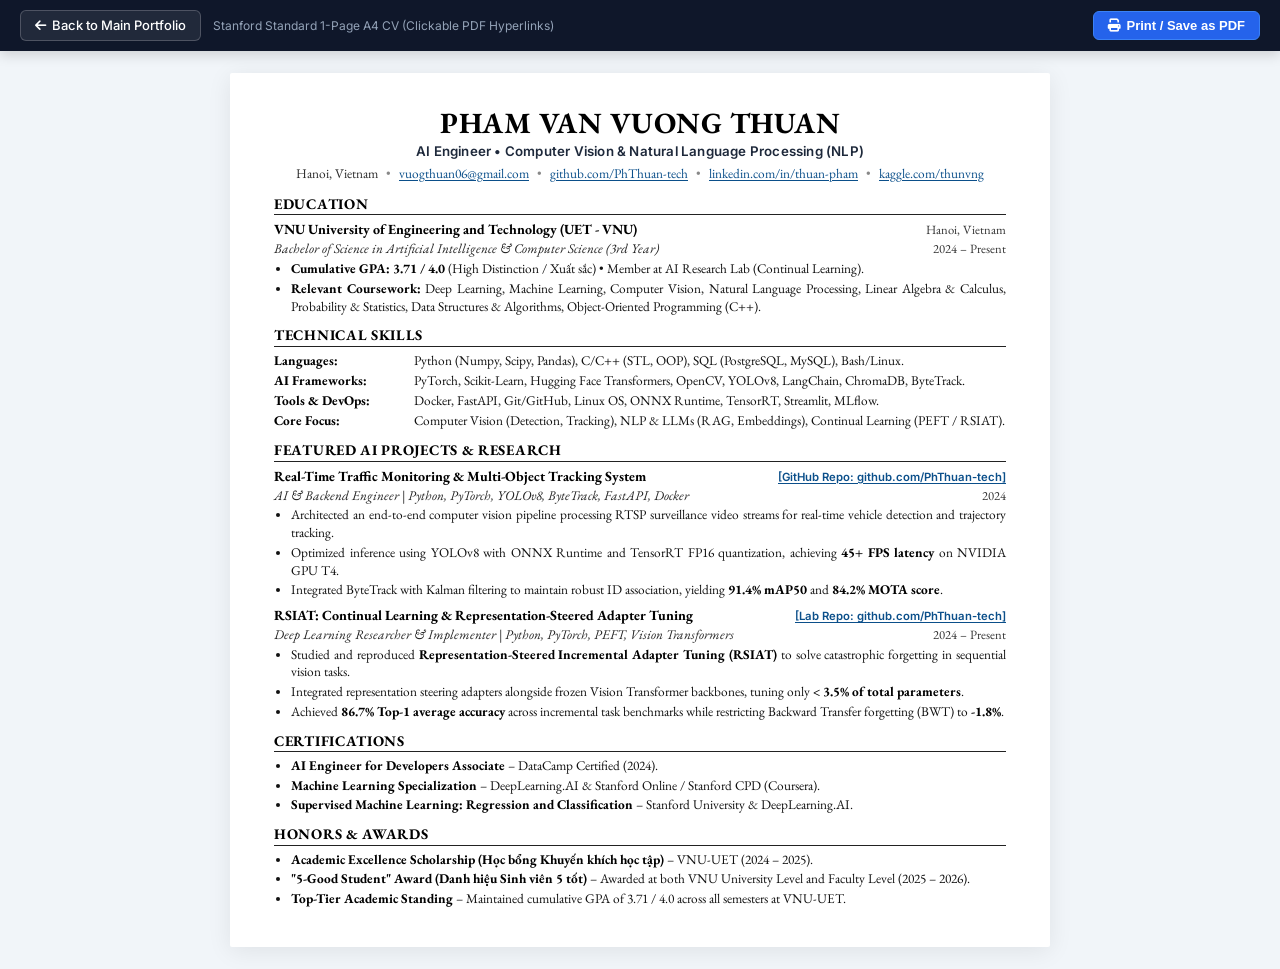
<file: cv.html>
<!DOCTYPE html>
<html lang="en">
<head>
    <meta charset="UTF-8">
    <meta name="viewport" content="width=device-width, initial-scale=1.0">
    <title>Resume / CV - Pham Van Vuong Thuan | Stanford Format (Clickable Links)</title>
    
    <!-- Google Fonts: Times New Roman / EB Garamond / Inter standard -->
    <link rel="preconnect" href="https://fonts.googleapis.com">
    <link rel="preconnect" href="https://fonts.gstatic.com" crossorigin>
    <link href="https://fonts.googleapis.com/css2?family=EB+Garamond:ital,wght@0,400;0,600;0,700;1,400&family=Inter:wght@400;500;600;700&display=swap" rel="stylesheet">
    
    <!-- Font Awesome Icons -->
    <link rel="stylesheet" href="https://cdnjs.cloudflare.com/ajax/libs/font-awesome/6.5.1/css/all.min.css">

    <style>
        /* ==========================================================================
           STANFORD UNIVERSITY RESUME STANDARD (CLICKABLE PDF LINKS)
           Designed for 1-Page A4 with 100% functional clickable links in PDF
           ========================================================================== */
        
        :root {
            --text-color: #111111;
            --text-muted: #2b2b2b;
            --link-color: #0b4f8a;
            --border-color: #222222;
            --bg-page: #ffffff;
            --bg-body: #f1f5f9;
        }

        * {
            margin: 0;
            padding: 0;
            box-sizing: border-box;
        }

        body {
            font-family: 'EB Garamond', 'Times New Roman', Times, serif;
            color: var(--text-color);
            background-color: var(--bg-body);
            line-height: 1.33;
            font-size: 10.5pt;
            -webkit-font-smoothing: antialiased;
        }

        /* Top Action Bar (hidden when printing) */
        .action-bar {
            position: sticky;
            top: 0;
            z-index: 100;
            background: #0f172a;
            color: #ffffff;
            padding: 10px 20px;
            display: flex;
            align-items: center;
            justify-content: space-between;
            box-shadow: 0 4px 12px rgba(0,0,0,0.15);
            font-family: 'Inter', sans-serif;
            font-size: 13px;
        }

        .action-bar a, .action-bar button {
            color: #ffffff;
            text-decoration: none;
            display: inline-flex;
            align-items: center;
            gap: 6px;
            padding: 6px 14px;
            border-radius: 6px;
            border: 1px solid rgba(255,255,255,0.2);
            background: rgba(255,255,255,0.08);
            font-size: 13px;
            font-weight: 500;
            cursor: pointer;
            transition: all 0.2s ease;
        }

        .action-bar a:hover, .action-bar button:hover {
            background: rgba(255,255,255,0.2);
            border-color: rgba(255,255,255,0.4);
        }

        .btn-print {
            background: #2563eb !important;
            border-color: #3b82f6 !important;
            font-weight: 600 !important;
        }

        .btn-print:hover {
            background: #1d4ed8 !important;
        }

        /* Resume A4 Container */
        .cv-container {
            max-width: 820px;
            margin: 22px auto;
            background-color: var(--bg-page);
            padding: 34px 44px;
            box-shadow: 0 4px 25px rgba(0,0,0,0.08);
            border-radius: 2px;
        }

        /* Header / Contact */
        .cv-header {
            text-align: center;
            margin-bottom: 11px;
        }

        .cv-header h1 {
            font-size: 22pt;
            font-weight: 700;
            letter-spacing: 0.5px;
            text-transform: uppercase;
            line-height: 1.1;
            margin-bottom: 3px;
            color: #000000;
        }

        .cv-header .subtitle {
            font-family: 'Inter', sans-serif;
            font-size: 10pt;
            font-weight: 600;
            color: #1e293b;
            margin-bottom: 5px;
            letter-spacing: 0.2px;
        }

        .cv-header .contact-row {
            font-family: 'EB Garamond', serif;
            font-size: 10pt;
            color: var(--text-muted);
            display: flex;
            flex-wrap: wrap;
            justify-content: center;
            align-items: center;
            gap: 4px 8px;
        }

        .cv-header .contact-row a {
            color: var(--link-color);
            text-decoration: underline;
            text-underline-offset: 2px;
        }

        .cv-header .contact-row a:hover {
            color: #073763;
        }

        .separator {
            color: #888888;
        }

        /* Section Formatting */
        .cv-section {
            margin-bottom: 10px;
        }

        .section-title {
            font-size: 11pt;
            font-weight: 700;
            text-transform: uppercase;
            letter-spacing: 0.7px;
            border-bottom: 1.2px solid var(--border-color);
            padding-bottom: 1px;
            margin-bottom: 5px;
            color: #000000;
        }

        /* Item Header */
        .item-header {
            display: flex;
            justify-content: space-between;
            align-items: baseline;
            margin-bottom: 1px;
        }

        .item-title {
            font-size: 10.5pt;
            font-weight: 700;
            color: #000000;
        }

        .item-subtitle {
            font-size: 10pt;
            font-style: italic;
            color: #222222;
        }

        .item-date, .item-location {
            font-size: 9.5pt;
            font-style: normal;
            color: #333333;
            text-align: right;
            white-space: nowrap;
        }

        /* Clickable Link Styling for PDF & Screen */
        .project-link {
            font-family: 'Inter', sans-serif;
            font-size: 8.5pt;
            font-weight: 600;
            color: var(--link-color);
            text-decoration: underline;
            text-underline-offset: 2px;
            margin-left: 4px;
        }

        .project-link:hover {
            color: #073763;
        }

        /* Bullet Points */
        ul.bullet-list {
            margin-top: 2px;
            margin-bottom: 5px;
            padding-left: 17px;
        }

        ul.bullet-list li {
            font-size: 10pt;
            margin-bottom: 2px;
            text-align: justify;
        }

        ul.bullet-list li strong {
            color: #000000;
        }

        /* Skills table */
        .skills-grid {
            display: grid;
            grid-template-columns: 140px 1fr;
            row-gap: 2.5px;
            font-size: 10pt;
        }

        .skill-category {
            font-weight: 700;
            color: #000000;
        }

        .skill-content {
            color: var(--text-color);
        }

        /* Print Optimization (1-Page A4 with Clickable Links) */
        @media print {
            body {
                background: #ffffff;
                font-size: 10pt;
            }

            .action-bar {
                display: none !important;
            }

            .cv-container {
                max-width: 100%;
                margin: 0;
                padding: 0;
                box-shadow: none;
                border-radius: 0;
            }

            @page {
                size: A4 portrait;
                margin: 11mm 13mm 11mm 13mm;
            }

            /* Retain professional clickable link styling in PDF */
            a {
                color: #0b4f8a !important;
                text-decoration: underline !important;
                text-underline-offset: 2px !important;
            }

            .section-title {
                border-bottom: 1.2px solid #000000;
            }
        }
    </style>
</head>
<body>

    <!-- ACTION / NAVIGATION BAR (Screen Only) -->
    <div class="action-bar">
        <div style="display: flex; align-items: center; gap: 12px;">
            <a href="index.html" title="Back to Interactive Portfolio">
                <i class="fa-solid fa-arrow-left"></i> Back to Main Portfolio
            </a>
            <span style="color: #94a3b8; font-size: 12px;">Stanford Standard 1-Page A4 CV (Clickable PDF Hyperlinks)</span>
        </div>
        <div style="display: flex; align-items: center; gap: 10px;">
            <button onclick="window.print()" class="btn-print">
                <i class="fa-solid fa-print"></i> Print / Save as PDF
            </button>
        </div>
    </div>

    <!-- MAIN RESUME CONTAINER -->
    <div class="cv-container">
        
        <!-- HEADER -->
        <header class="cv-header">
            <h1>Pham Van Vuong Thuan</h1>
            <div class="subtitle">AI Engineer • Computer Vision & Natural Language Processing (NLP)</div>
            <div class="contact-row">
                <span>Hanoi, Vietnam</span>
                <span class="separator">•</span>
                <a href="mailto:vuogthuan06@gmail.com">vuogthuan06@gmail.com</a>
                <span class="separator">•</span>
                <a href="https://github.com/PhThuan-tech" target="_blank">github.com/PhThuan-tech</a>
                <span class="separator">•</span>
                <a href="https://linkedin.com/in/thu%E1%BA%ADn-ph%E1%BA%A1m-6b7861423" target="_blank">linkedin.com/in/thuan-pham</a>
                <span class="separator">•</span>
                <a href="https://kaggle.com/thunvng" target="_blank">kaggle.com/thunvng</a>
            </div>
        </header>

        <!-- 1. EDUCATION -->
        <section class="cv-section">
            <h2 class="section-title">Education</h2>
            <div>
                <div class="item-header">
                    <span class="item-title">VNU University of Engineering and Technology (UET - VNU)</span>
                    <span class="item-location">Hanoi, Vietnam</span>
                </div>
                <div class="item-header">
                    <span class="item-subtitle">Bachelor of Science in Artificial Intelligence & Computer Science (3rd Year)</span>
                    <span class="item-date">2024 – Present</span>
                </div>
                <ul class="bullet-list">
                    <li><strong>Cumulative GPA:</strong> <strong>3.71 / 4.0</strong> (High Distinction / Xuất sắc) • Member at AI Research Lab (Continual Learning).</li>
                    <li><strong>Relevant Coursework:</strong> Deep Learning, Machine Learning, Computer Vision, Natural Language Processing, Linear Algebra & Calculus, Probability & Statistics, Data Structures & Algorithms, Object-Oriented Programming (C++).</li>
                </ul>
            </div>
        </section>

        <!-- 2. TECHNICAL SKILLS -->
        <section class="cv-section">
            <h2 class="section-title">Technical Skills</h2>
            <div class="skills-grid">
                <div class="skill-category">Languages:</div>
                <div class="skill-content">Python (Numpy, Scipy, Pandas), C/C++ (STL, OOP), SQL (PostgreSQL, MySQL), Bash/Linux.</div>

                <div class="skill-category">AI Frameworks:</div>
                <div class="skill-content">PyTorch, Scikit-Learn, Hugging Face Transformers, OpenCV, YOLOv8, LangChain, ChromaDB, ByteTrack.</div>

                <div class="skill-category">Tools & DevOps:</div>
                <div class="skill-content">Docker, FastAPI, Git/GitHub, Linux OS, ONNX Runtime, TensorRT, Streamlit, MLflow.</div>

                <div class="skill-category">Core Focus:</div>
                <div class="skill-content">Computer Vision (Detection, Tracking), NLP & LLMs (RAG, Embeddings), Continual Learning (PEFT / RSIAT).</div>
            </div>
        </section>

        <!-- 3. FEATURED AI PROJECTS & RESEARCH -->
        <section class="cv-section">
            <h2 class="section-title">Featured AI Projects & Research</h2>

            <!-- Project 1: Real-Time Traffic Monitoring -->
            <div style="margin-bottom: 7px;">
                <div class="item-header">
                    <span class="item-title">Real-Time Traffic Monitoring & Multi-Object Tracking System</span>
                    <span class="item-location">
                        <a href="https://github.com/PhThuan-tech?tab=repositories" target="_blank" class="project-link">[GitHub Repo: github.com/PhThuan-tech]</a>
                    </span>
                </div>
                <div class="item-header">
                    <span class="item-subtitle">AI & Backend Engineer | Python, PyTorch, YOLOv8, ByteTrack, FastAPI, Docker</span>
                    <span class="item-date">2024</span>
                </div>
                <ul class="bullet-list">
                    <li>Architected an end-to-end computer vision pipeline processing RTSP surveillance video streams for real-time vehicle detection and trajectory tracking.</li>
                    <li>Optimized inference using YOLOv8 with ONNX Runtime and TensorRT FP16 quantization, achieving <strong>45+ FPS latency</strong> on NVIDIA GPU T4.</li>
                    <li>Integrated ByteTrack with Kalman filtering to maintain robust ID association, yielding <strong>91.4% mAP50</strong> and <strong>84.2% MOTA score</strong>.</li>
                </ul>
            </div>

            <!-- Project 2: RSIAT Continual Learning -->
            <div style="margin-bottom: 2px;">
                <div class="item-header">
                    <span class="item-title">RSIAT: Continual Learning & Representation-Steered Adapter Tuning</span>
                    <span class="item-location">
                        <a href="https://github.com/PhThuan-tech?tab=repositories" target="_blank" class="project-link">[Lab Repo: github.com/PhThuan-tech]</a>
                    </span>
                </div>
                <div class="item-header">
                    <span class="item-subtitle">Deep Learning Researcher & Implementer | Python, PyTorch, PEFT, Vision Transformers</span>
                    <span class="item-date">2024 – Present</span>
                </div>
                <ul class="bullet-list">
                    <li>Studied and reproduced <strong>Representation-Steered Incremental Adapter Tuning (RSIAT)</strong> to solve catastrophic forgetting in sequential vision tasks.</li>
                    <li>Integrated representation steering adapters alongside frozen Vision Transformer backbones, tuning only <strong>&lt; 3.5% of total parameters</strong>.</li>
                    <li>Achieved <strong>86.7% Top-1 average accuracy</strong> across incremental task benchmarks while restricting Backward Transfer forgetting (BWT) to <strong>-1.8%</strong>.</li>
                </ul>
            </div>
        </section>

        <!-- 4. VERIFIED CERTIFICATIONS -->
        <section class="cv-section">
            <h2 class="section-title">Certifications</h2>
            <ul class="bullet-list">
                <li>
                    <strong>AI Engineer for Developers Associate</strong> – DataCamp Certified (2024).
                </li>
                <li>
                    <strong>Machine Learning Specialization</strong> – DeepLearning.AI & Stanford Online / Stanford CPD (Coursera).
                </li>
                <li>
                    <strong>Supervised Machine Learning: Regression and Classification</strong> – Stanford University & DeepLearning.AI.
                </li>
            </ul>
        </section>

        <!-- 5. HONORS & AWARDS -->
        <section class="cv-section" style="margin-bottom: 0;">
            <h2 class="section-title">Honors & Awards</h2>
            <ul class="bullet-list">
                <li>
                    <strong>Academic Excellence Scholarship (Học bổng Khuyến khích học tập)</strong> – VNU-UET (2024 – 2025).
                </li>
                <li>
                    <strong>"5-Good Student" Award (Danh hiệu Sinh viên 5 tốt)</strong> – Awarded at both VNU University Level and Faculty Level (2025 – 2026).
                </li>
                <li>
                    <strong>Top-Tier Academic Standing</strong> – Maintained cumulative GPA of 3.71 / 4.0 across all semesters at VNU-UET.
                </li>
            </ul>
        </section>

    </div>

</body>
</html>
</file>
